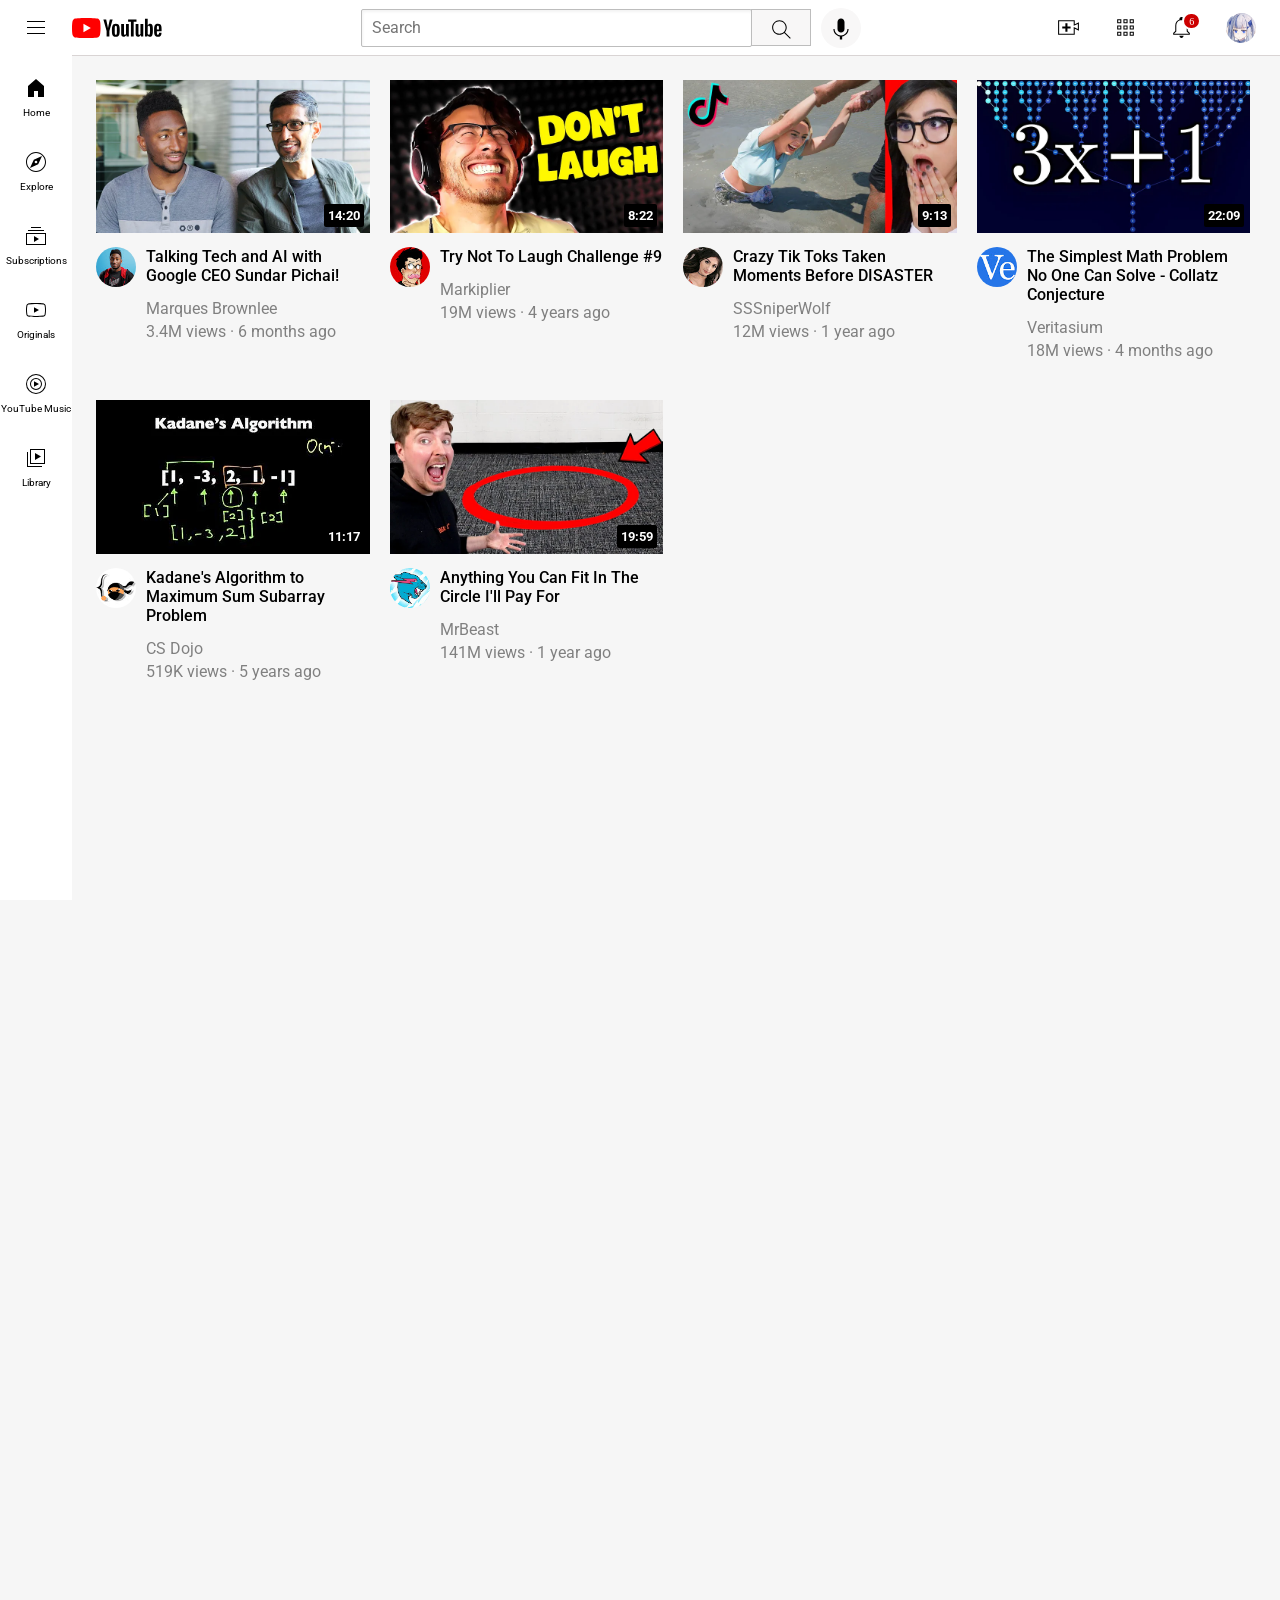
<file: index.html>
<!DOCTYPE html>
<html lang="en">

<head>
  <meta charset="UTF-8">
  <meta name="viewport" content="width=device-width, initial-scale=1.0">
  <title>Youtube Clone</title>

  <link rel="preconnect" href="https://fonts.googleapis.com">
  <link rel="preconnect" href="https://fonts.gstatic.com" crossorigin>
  <link href="https://fonts.googleapis.com/css2?family=Roboto:ital,wght@0,100..900;1,100..900&display=swap"
    rel="stylesheet">

  <link rel="stylesheet" href="youtube_stylesheet\general.css">
  <link rel="stylesheet" href="youtube_stylesheet\video.css">
  <link rel="stylesheet" href="youtube_stylesheet\header.css">
  <link rel="stylesheet" href="youtube_stylesheet\sidebar.css">
</head>

<body>

  <div class="header">
    <div class="left-section">
      <img class="hamburger-menu" src="icons/hamburger-menu.svg" alt="">
      <img class="youtube-logo" src="icons/youtube-logo.svg" alt="">
    </div>
    <div class="middle-section">
      <input class="search-bar" type="text" placeholder="Search">
      <button class="search-button"><img class="search-icon" src="icons/search.svg" alt="">
      <div class="tool-tip">Search</div></button>
      <button class="voice-search-button">
        <img src="icons/voice-search-icon.svg" alt="">
        <div class="tool-tip">Search with your voice</div>
      </button>
    </div>
    <div class="right-section">
      <!-- Mobile Search -->
  <button class="mobile-search-button">
    <img class="search-icon" src="icons/search.svg" alt="">
  </button>

  <!-- Mobile Voice -->
  <button class="mobile-voice-button">
    <img src="icons/voice-search-icon.svg" alt="">
  </button>
      <div class="upload-ic">
        <img class="upload-icon" src="icons/upload.svg" alt="">
        <div class="tool-tip">Create</div>
      </div>
      <div class="yt-apps">
        <img class="youtube-apps" src="icons/youtube-apps.svg" alt="">
        <div class="tool-tip">Youtube Apps</div>
      </div>
      <div class="notification-icon">
        <img class="notifications" src="icons/notifications.svg" alt="">
        <div class="tool-tip">Notifications</div>
        <div class="notification-number">
          6
        </div>
      </div>
      <img class="myprofile" src="channel_profile/my-channel.jpeg" alt="">
    </div>
  </div>

  <div class="sidebar">
    <div class="sidebar-link">
      <img src="icons/home (1).svg" alt="">
      <div>Home</div>
    </div>
    <div class="sidebar-link">
      <img src="icons/explore.svg" alt="">
      <div>Explore</div>
    </div>
    <div class="sidebar-link">
      <img src="icons/subscriptions.svg" alt="">
      <div>Subscriptions</div>
    </div>
    <div class="sidebar-link">
      <img src="icons/originals.svg" alt="">
      <div>Originals</div>
    </div>
    <div class="sidebar-link">
      <img src="icons/youtube-music.svg" alt="">
      <div>YouTube Music</div>
    </div>
    <div class="sidebar-link">
      <img src="icons/library.svg" alt="">
      <div>Library</div>
    </div>
  </div>

  <div class="grid">

    <!-- Video 1 -->
    <div class="video-preview">
      <div class="thumbnail-row">
        <a href="https://www.youtube.com/watch?v=n2RNcPRtAiY"><img src="thumbnails/thumbnail-1.webp" alt="" class="video-image">
        </a>
        
        <div class="video-timestamp">14:20</div>
      </div>

      <div class="video-info-grid">
        <div class="profilecolumn">
          <img class="profilepic" src="channel_profile/channel-1.jpeg" alt="">
        </div>

        <div class="videotitle">
          <p class="title">
            Talking Tech and AI with Google CEO Sundar Pichai!
          </p>

          <p class="video-author">
            Marques Brownlee
          </p>

          <p class="video-stats">
            3.4M views &#183; 6 months ago
          </p>
        </div>
      </div>
    </div>


    <!-- Video 2 -->
    <div class="video-preview">
      <div class="thumbnail-row">
        <a href="https://www.youtube.com/watch?v=mP0RAo9SKZk">
          <img src="thumbnails/thumbnail-2.webp" alt="" class="video-image">
        </a>
        
        <div class="video-timestamp">8:22</div>
      </div>

      <div class="video-info-grid">
        <div class="profilecolumn">
          <img class="profilepic" src="channel_profile/channel-2.jpeg" alt="">
        </div>

        <div class="videotitle">
          <p class="title">
            Try Not To Laugh Challenge #9
          </p>

          <p class="video-author">
            Markiplier
          </p>

          <p class="video-stats">
            19M views · 4 years ago
          </p>
        </div>
      </div>
    </div>


    <!-- Video 3 -->
    <div class="video-preview">
      <div class="thumbnail-row">
        <a href="https://www.youtube.com/watch?v=FgjPQQeTh1w">
          <img src="thumbnails/thumbnail-3.webp" alt="" class="video-image">
        </a>
        
        <div class="video-timestamp">9:13</div>
      </div>

      <div class="video-info-grid">
        <div class="profilecolumn">
          <img class="profilepic" src="channel_profile/channel-3.jpeg" alt="">
        </div>

        <div class="videotitle">
          <p class="title">

            Crazy Tik Toks Taken Moments Before DISASTER
          </p>

          <p class="video-author">
            SSSniperWolf
          </p>

          <p class="video-stats">
            12M views &#183; 1 year ago
          </p>
        </div>
      </div>
    </div>

    <!-- Video 4 -->
    <div class="video-preview">
      <div class="thumbnail-row">
        <a href="https://www.youtube.com/watch?v=094y1Z2wpJg">
          <img src="thumbnails/thumbnail-4.webp" alt="" class="video-image">
        </a>
        
        <div class="video-timestamp">22:09</div>
      </div>

      <div class="video-info-grid">
        <div class="profilecolumn">
          <img class="profilepic" src="channel_profile/channel-4.jpeg" alt="">
        </div>

        <div class="videotitle">
          <p class="title">

            The Simplest Math Problem No One Can Solve - Collatz Conjecture
          </p>

          <p class="video-author">
            Veritasium
          </p>

          <p class="video-stats">
            18M views &#183; 4 months ago
          </p>
        </div>
      </div>
    </div>


    <!-- Video 5 -->
    <div class="video-preview">
      <div class="thumbnail-row">
        <a href="https://www.youtube.com/watch?v=86CQq3pKSUw"><img src="thumbnails/thumbnail-5.webp" alt="" class="video-image">
        </a>
        
        <div class="video-timestamp">11:17</div>
      </div>

      <div class="video-info-grid">
        <div class="profilecolumn">
          <img class="profilepic" src="channel_profile/channel-5.jpeg" alt="">
        </div>

        <div class="videotitle">
          <p class="title">

            Kadane's Algorithm to Maximum Sum Subarray Problem
          </p>

          <p class="video-author">
            CS Dojo
          </p>

          <p class="video-stats">
            519K views &#183; 5 years ago
          </p>
        </div>
      </div>
    </div>


    <!-- Video 6 -->
    <div class="video-preview">
      <div class="thumbnail-row">
        <a href="https://www.youtube.com/watch?v=yXWw0_UfSFg">
          <img src="thumbnails/thumbnail-6.webp" alt="" class="video-image">
        </a>
        
        <div class="video-timestamp">19:59</div>
      </div>

      <div class="video-info-grid">
        <div class="profilecolumn">
          <img class="profilepic" src="channel_profile/channel-6.jpeg" alt="">
        </div>

        <div class="videotitle">
          <p class="title">
            Anything You Can Fit In The Circle I'll Pay For
          </p>

          <p class="video-author">
            MrBeast
          </p>

          <p class="video-stats">
            141M views &#183; 1 year ago
          </p>
        </div>
      </div>
    </div>

  </div>

</body>

</html>
</file>
